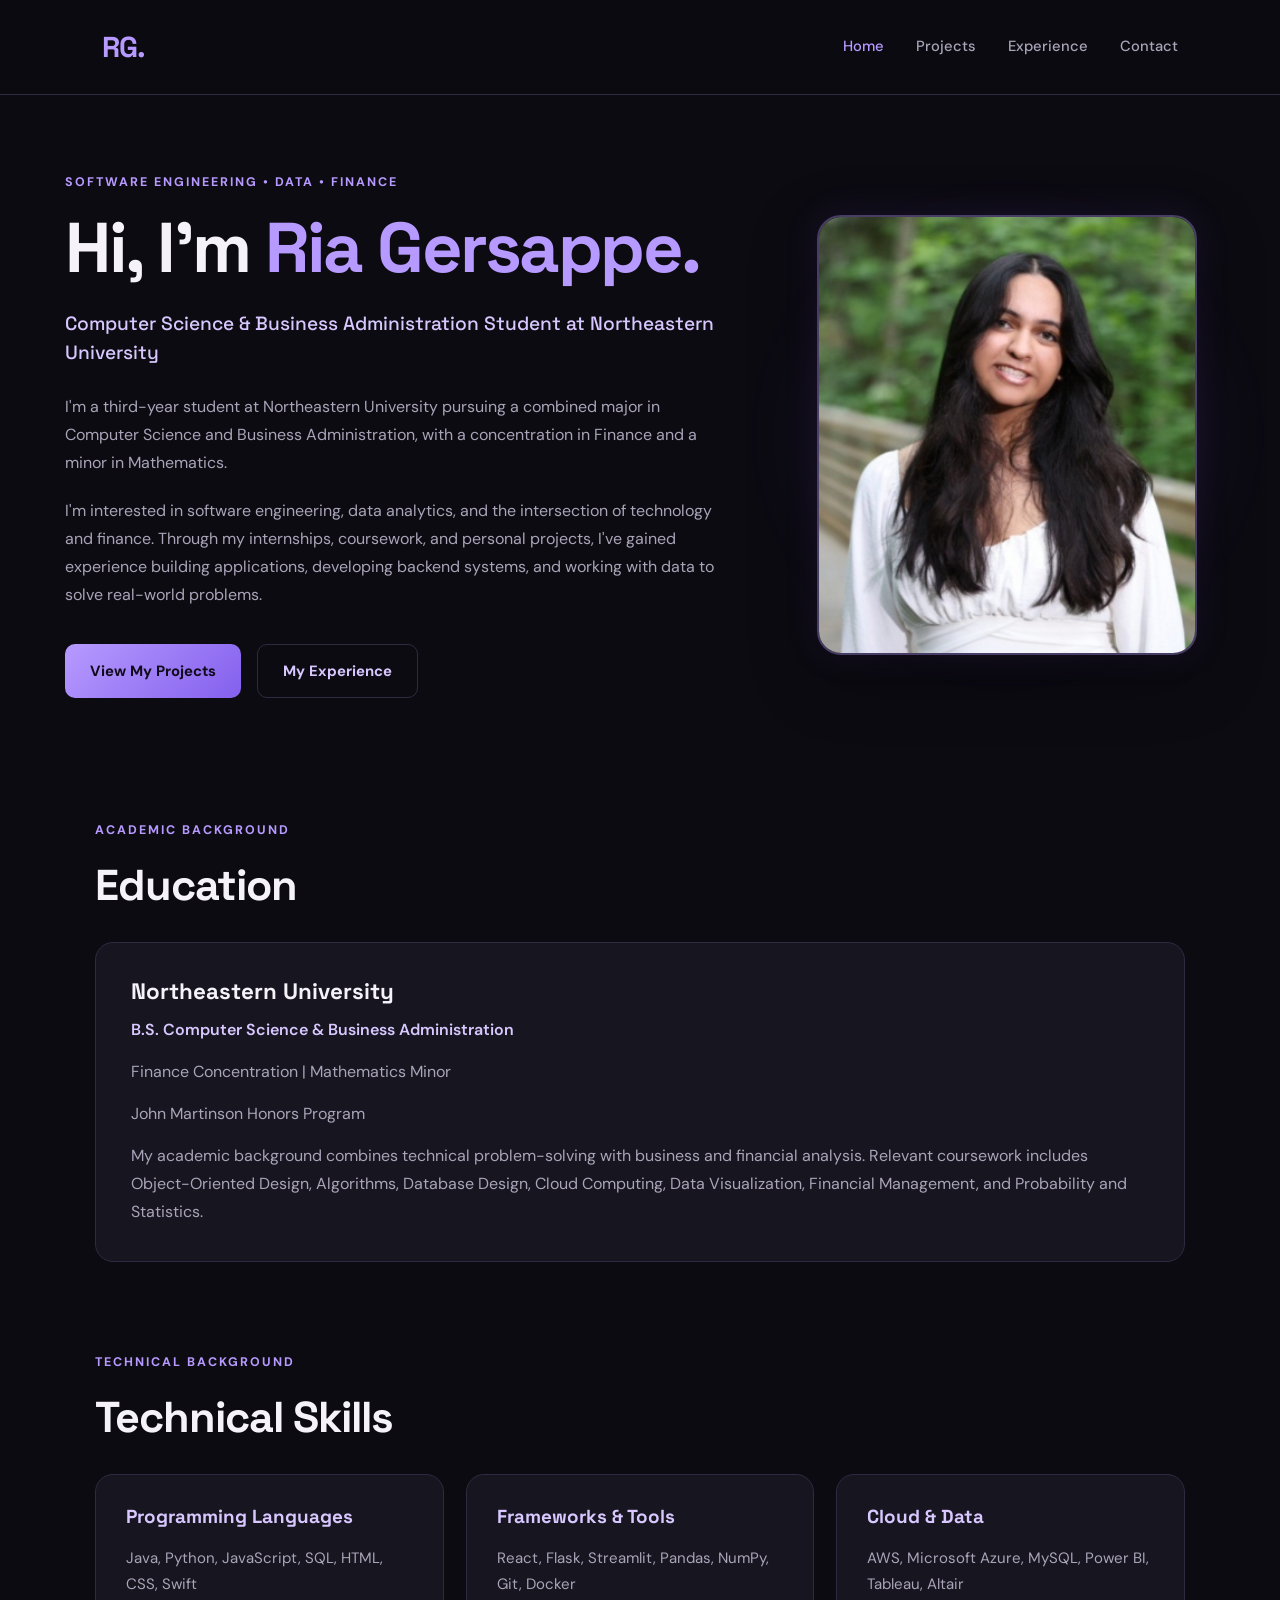
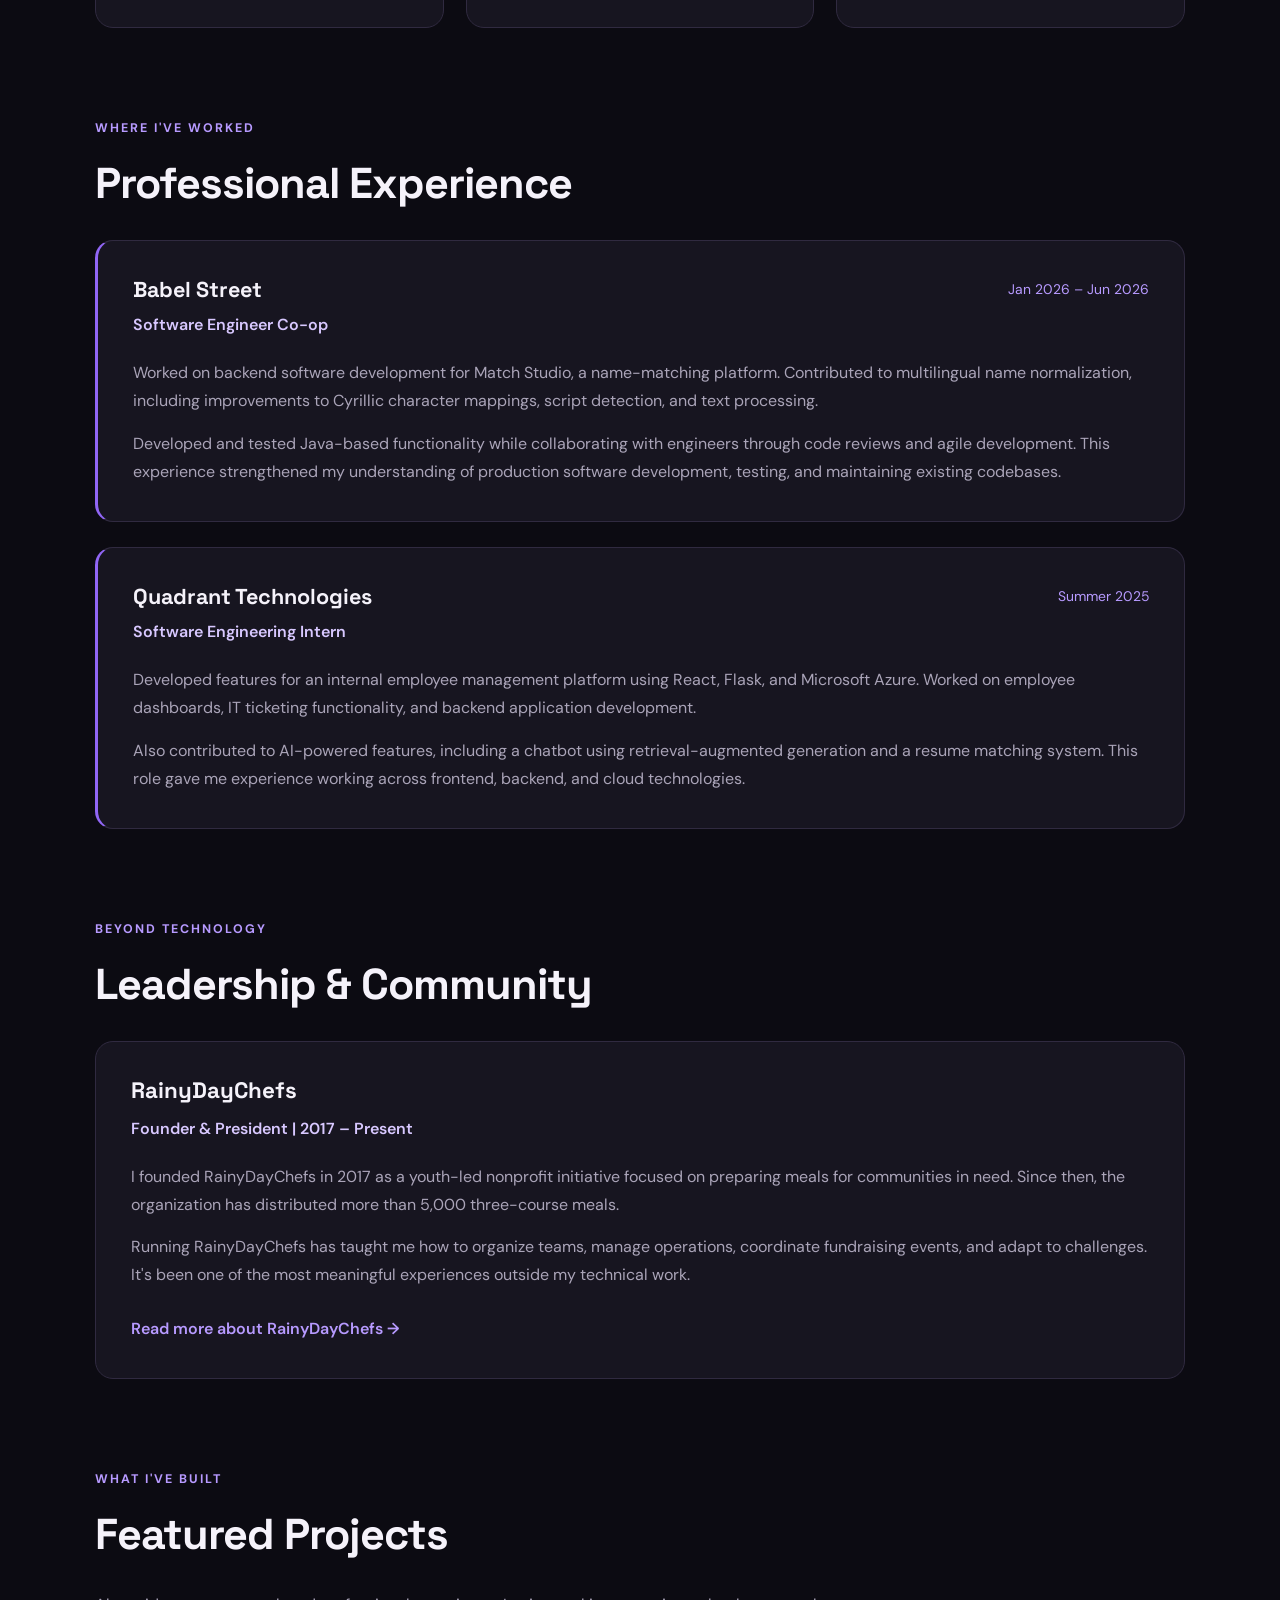
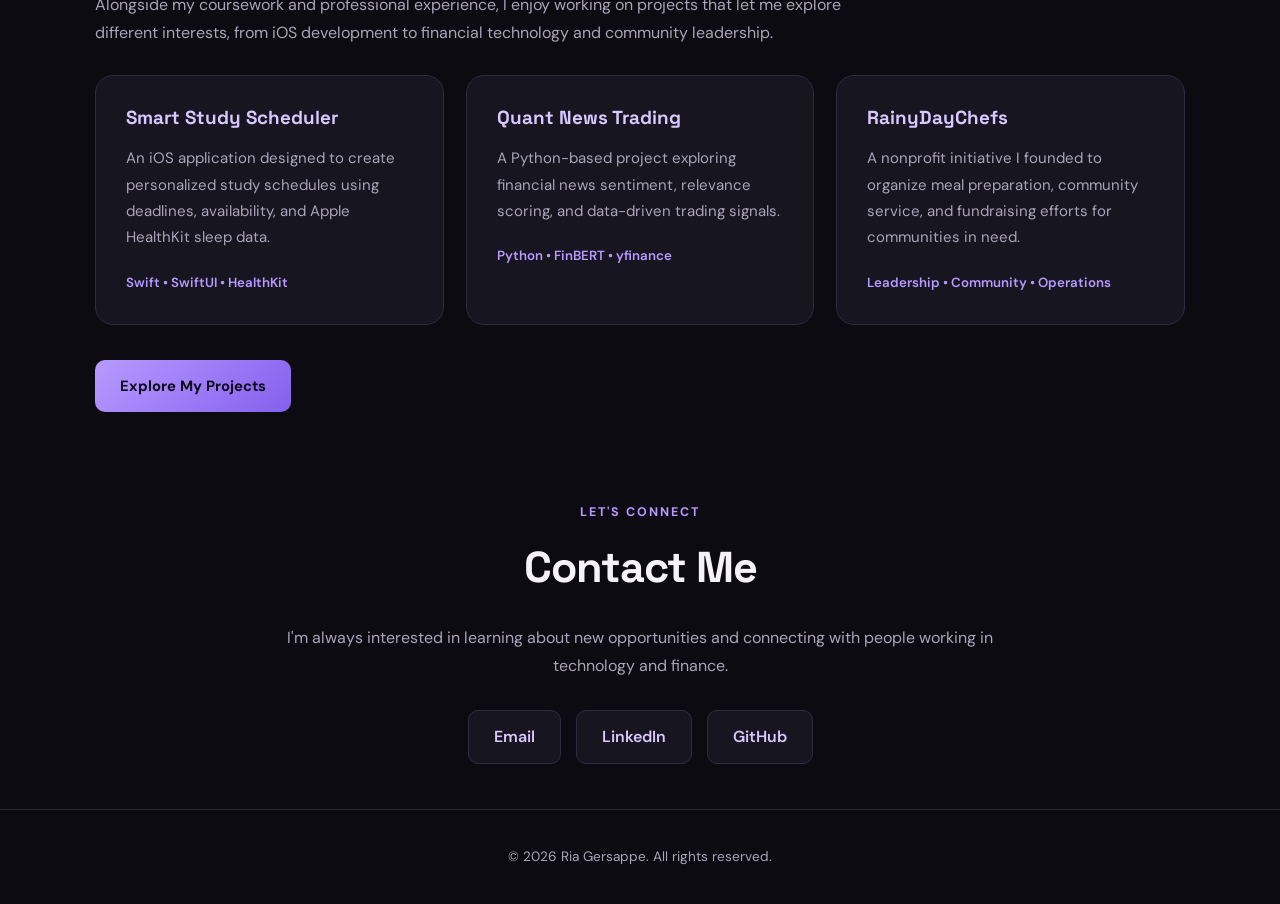
<file: index.html>
<!DOCTYPE html>
<html lang="en">
<head>
    <meta charset="UTF-8">
    <meta name="viewport" content="width=device-width, initial-scale=1.0">
    <title>Ria Gersappe | Portfolio</title>

    <link rel="stylesheet" href="style.css">

    <link href="https://fonts.googleapis.com/css2?family=DM+Sans:wght@400;500;600;700&family=Space+Grotesk:wght@400;500;600;700&display=swap" rel="stylesheet">
</head>

<body>

    <!-- NAVIGATION -->
    <nav class="navbar">
        <a href="index.html" class="logo">RG.</a>

        <div class="nav-links">
            <a href="index.html" class="active">Home</a>
            <a href="projects.html">Projects</a>
            <a href="#experience">Experience</a>
            <a href="#contact">Contact</a>
        </div>
    </nav>

    <main>

        <!-- HERO SECTION -->
        <section class="hero">

            <div class="hero-content">

                <p class="eyebrow">
                    SOFTWARE ENGINEERING • DATA • FINANCE
                </p>

                <h1>
                    Hi, I'm <span class="accent">Ria Gersappe.</span>
                </h1>

                <h2>
                    Computer Science & Business Administration
                    Student at Northeastern University
                </h2>

                <p class="hero-description">
                    I'm a third-year student at Northeastern
                    University pursuing a combined major in
                    Computer Science and Business Administration,
                    with a concentration in Finance and a minor
                    in Mathematics.
                </p>

                <p class="hero-description">
                    I'm interested in software engineering,
                    data analytics, and the intersection of
                    technology and finance. Through my internships,
                    coursework, and personal projects, I've gained
                    experience building applications, developing
                    backend systems, and working with data to
                    solve real-world problems.
                </p>

                <div class="hero-buttons">
                    <a href="projects.html" class="btn primary">
                        View My Projects
                    </a>

                    <a href="#experience" class="btn secondary">
                        My Experience
                    </a>
                </div>

            </div>

            <div class="hero-image">
                <img src="images/img1.png"
                     alt="Headshot of Ria Gersappe">
            </div>

        </section>


        <!-- EDUCATION -->
        <section id="education" class="section">

            <p class="section-label">ACADEMIC BACKGROUND</p>
            <h2>Education</h2>

            <div class="info-card">

                <h3>Northeastern University</h3>

                <p class="subtitle">
                    B.S. Computer Science & Business Administration
                </p>

                <p>
                    Finance Concentration | Mathematics Minor
                </p>

                <p>
                    John Martinson Honors Program
                </p>

                <p>
                    My academic background combines technical
                    problem-solving with business and financial
                    analysis. Relevant coursework includes
                    Object-Oriented Design, Algorithms,
                    Database Design, Cloud Computing,
                    Data Visualization, Financial Management,
                    and Probability and Statistics.
                </p>

            </div>

        </section>


        <!-- TECHNICAL SKILLS -->
        <section id="skills" class="section">

            <p class="section-label">TECHNICAL BACKGROUND</p>
            <h2>Technical Skills</h2>

            <div class="card-grid">

                <div class="interest-card">
                    <h3>Programming Languages</h3>
                    <p>
                        Java, Python, JavaScript,
                        SQL, HTML, CSS, Swift
                    </p>
                </div>

                <div class="interest-card">
                    <h3>Frameworks & Tools</h3>
                    <p>
                        React, Flask, Streamlit,
                        Pandas, NumPy, Git, Docker
                    </p>
                </div>

                <div class="interest-card">
                    <h3>Cloud & Data</h3>
                    <p>
                        AWS, Microsoft Azure,
                        MySQL, Power BI,
                        Tableau, Altair
                    </p>
                </div>

            </div>

        </section>


        <!-- PROFESSIONAL EXPERIENCE -->
        <section id="experience" class="section">

            <p class="section-label">WHERE I'VE WORKED</p>
            <h2>Professional Experience</h2>

            <div class="experience-container">

                <div class="experience-card">

                    <div class="experience-header">
                        <h3>Babel Street</h3>
                        <span>Jan 2026 – Jun 2026</span>
                    </div>

                    <p class="job-title">
                        Software Engineer Co-op
                    </p>

                    <p>
                        Worked on backend software development
                        for Match Studio, a name-matching platform.
                        Contributed to multilingual name
                        normalization, including improvements
                        to Cyrillic character mappings,
                        script detection, and text processing.
                    </p>

                    <p>
                        Developed and tested Java-based
                        functionality while collaborating
                        with engineers through code reviews
                        and agile development. This experience
                        strengthened my understanding of
                        production software development,
                        testing, and maintaining existing
                        codebases.
                    </p>

                </div>


                <div class="experience-card">

                    <div class="experience-header">
                        <h3>Quadrant Technologies</h3>
                        <span>Summer 2025</span>
                    </div>

                    <p class="job-title">
                        Software Engineering Intern
                    </p>

                    <p>
                        Developed features for an internal
                        employee management platform using
                        React, Flask, and Microsoft Azure.
                        Worked on employee dashboards,
                        IT ticketing functionality, and
                        backend application development.
                    </p>

                    <p>
                        Also contributed to AI-powered
                        features, including a chatbot
                        using retrieval-augmented generation
                        and a resume matching system.
                        This role gave me experience
                        working across frontend, backend,
                        and cloud technologies.
                    </p>

                </div>

            </div>

        </section>


        <!-- LEADERSHIP -->
        <section id="leadership" class="section">

            <p class="section-label">BEYOND TECHNOLOGY</p>
            <h2>Leadership & Community</h2>

            <div class="info-card">

                <h3>RainyDayChefs</h3>

                <p class="job-title">
                    Founder & President | 2017 – Present
                </p>

                <p>
                    I founded RainyDayChefs in 2017
                    as a youth-led nonprofit initiative
                    focused on preparing meals for
                    communities in need. Since then,
                    the organization has distributed
                    more than 5,000 three-course meals.
                </p>

                <p>
                    Running RainyDayChefs has taught
                    me how to organize teams, manage
                    operations, coordinate fundraising
                    events, and adapt to challenges.
                    It's been one of the most meaningful
                    experiences outside my technical work.
                </p>

                <a href="projects.html#rainydaychefs"
                   class="text-link">
                    Read more about RainyDayChefs →
                </a>

            </div>

        </section>


        <!-- FEATURED PROJECTS -->
        <section class="section">

            <p class="section-label">WHAT I'VE BUILT</p>
            <h2>Featured Projects</h2>

            <p>
                Alongside my coursework and professional
                experience, I enjoy working on projects
                that let me explore different interests,
                from iOS development to financial
                technology and community leadership.
            </p>

            <div class="card-grid">

                <div class="interest-card">

                    <h3>Smart Study Scheduler</h3>

                    <p>
                        An iOS application designed to
                        create personalized study schedules
                        using deadlines, availability,
                        and Apple HealthKit sleep data.
                    </p>

                    <p class="project-tech">
                        Swift • SwiftUI • HealthKit
                    </p>

                </div>

                <div class="interest-card">

                    <h3>Quant News Trading</h3>

                    <p>
                        A Python-based project exploring
                        financial news sentiment,
                        relevance scoring, and
                        data-driven trading signals.
                    </p>

                    <p class="project-tech">
                        Python • FinBERT • yfinance
                    </p>

                </div>

                <div class="interest-card">

                    <h3>RainyDayChefs</h3>

                    <p>
                        A nonprofit initiative I founded
                        to organize meal preparation,
                        community service, and fundraising
                        efforts for communities in need.
                    </p>

                    <p class="project-tech">
                        Leadership • Community • Operations
                    </p>

                </div>

            </div>

            <div class="section-button">
                <a href="projects.html" class="btn primary">
                    Explore My Projects
                </a>
            </div>

        </section>


        <!-- CONTACT -->
        <section id="contact" class="section contact">

            <p class="section-label">LET'S CONNECT</p>
            <h2>Contact Me</h2>

            <p>
                I'm always interested in learning
                about new opportunities and connecting
                with people working in technology
                and finance.
            </p>

            <div class="contact-links">

                <a href="mailto:riagersappe@gmail.com">
                    Email
                </a>

                <a href="https://www.linkedin.com/in/riagersappe"
                   target="_blank"
                   rel="noopener noreferrer">
                    LinkedIn
                </a>

                <a href="https://github.com/riagersappe"
                   target="_blank"
                   rel="noopener noreferrer">
                    GitHub
                </a>

            </div>

        </section>

    </main>

    <footer>
        <p>© 2026 Ria Gersappe. All rights reserved.</p>
    </footer>

</body>
</html>
</file>
<file: style.css>
/* Porfolio - CSS */

* {
    margin: 0;
    padding: 0;
    box-sizing: border-box;
}

:root {
    --background: #0c0b12;
    --surface: #171520;
    --surface-hover: #211d30;
    --border: #302a40;

    --text: #f5f2fa;
    --text-muted: #aaa4b8;

    --purple: #b79aff;
    --purple-dark: #9166f5;
    --purple-light: #d8c8ff;

    --gradient: linear-gradient(
        135deg,
        #b79aff,
        #8460ed
    );

    --radius: 18px;
}

html {
    scroll-behavior: smooth;
    scroll-padding-top: 100px;
}

body {
    font-family: "DM Sans", sans-serif;
    background: var(--background);
    color: var(--text);
    line-height: 1.75;
    overflow-x: hidden;
}

h1, h2, h3, h4 {
    font-family: "Space Grotesk", sans-serif;
    line-height: 1.25;
}

a {
    color: inherit;
    text-decoration: none;
}

img {
    max-width: 100%;
    display: block;
}

::selection {
    background: var(--purple-dark);
    color: white;
}

/* NAVIGATION */

.navbar {
    width: 100%;
    padding: 22px 8%;
    display: flex;
    justify-content: space-between;
    align-items: center;

    background: rgba(12, 11, 18, 0.92);
    backdrop-filter: blur(14px);

    position: sticky;
    top: 0;
    z-index: 100;

    border-bottom: 1px solid var(--border);
}

.logo {
    font-family: "Space Grotesk", sans-serif;
    font-size: 1.8rem;
    font-weight: 700;
    color: var(--purple);
    letter-spacing: -1px;
}

.nav-links {
    display: flex;
    gap: 32px;
    align-items: center;
}

.nav-links a {
    font-size: 0.92rem;
    color: var(--text-muted);
    font-weight: 500;
    transition: color 0.25s ease;
}

.nav-links a:hover,
.nav-links a.active {
    color: var(--purple);
}

/* MAIN CONTENT */

main {
    width: 100%;
}

.section {
    max-width: 1150px;
    margin: 0 auto;
    padding: 45px 30px;
}

.section-label,
.eyebrow {
    color: var(--purple);
    font-size: 0.78rem;
    font-weight: 700;
    letter-spacing: 2px;
    text-transform: uppercase;
    margin-bottom: 16px;
}

.section h2 {
    font-size: clamp(2rem, 4vw, 2.7rem);
    font-weight: 700;
    margin-bottom: 30px;
    letter-spacing: -1px;
}

.section > p:not(.section-label) {
    color: var(--text-muted);
    max-width: 760px;
    margin-bottom: 28px;
}

.accent {
    color: var(--purple);
}

/* HERO SECTION */

.hero {
    max-width: 1250px;
    min-height: 680px;
    margin: 0 auto;
    padding: 75px 50px;

    display: grid;
    grid-template-columns: 1.35fr 0.85fr;
    align-items: center;
    gap: 75px;
}

.hero-content h1 {
    font-size: clamp(3rem, 5.5vw, 5rem);
    letter-spacing: -2.5px;
    margin-bottom: 22px;
    line-height: 1.1;
}

.hero-content h2 {
    font-size: 1.2rem;
    font-weight: 500;
    color: var(--purple-light);
    margin-bottom: 26px;
    line-height: 1.5;
}

.hero-description {
    color: var(--text-muted);
    font-size: 1rem;
    margin-bottom: 20px;
    max-width: 680px;
}

.hero-buttons {
    display: flex;
    flex-wrap: wrap;
    gap: 16px;
    margin-top: 35px;
}

/* Headshot */

.hero-image {
    position: relative;
    display: flex;
    justify-content: center;
    align-items: center;
}

.hero-image::before {
    content: "";
    position: absolute;
    width: 110%;
    height: 110%;

    background: radial-gradient(
        circle,
        rgba(151, 102, 245, 0.25),
        transparent 70%
    );

    filter: blur(25px);
    z-index: -1;
}

.hero-image img {
    width: 100%;
    max-width: 380px;
    height: 440px;

    object-fit: cover;
    object-position: center;

    border-radius: 24px;
    border: 2px solid rgba(183, 154, 255, 0.35);

    box-shadow:
        0 20px 65px rgba(0, 0, 0, 0.4),
        0 0 35px rgba(145, 102, 245, 0.12);

    transition: transform 0.3s ease;
}

.hero-image img:hover {
    transform: translateY(-6px);
}

/* BUTTONS */

.btn {
    display: inline-flex;
    align-items: center;
    justify-content: center;

    padding: 13px 25px;
    border-radius: 10px;

    font-family: "DM Sans", sans-serif;
    font-size: 0.93rem;
    font-weight: 700;

    transition:
        transform 0.25s ease,
        background 0.25s ease,
        box-shadow 0.25s ease;
}

.btn:hover {
    transform: translateY(-3px);
}

.btn.primary {
    background: var(--gradient);
    color: #100b1b;
}

.btn.primary:hover {
    box-shadow: 0 8px 28px rgba(145, 102, 245, 0.3);
}

.btn.secondary {
    background: transparent;
    color: var(--purple-light);
    border: 1px solid var(--border);
}

.btn.secondary:hover {
    background: var(--surface-hover);
    border-color: var(--purple);
}

.text-link {
    display: inline-block;
    color: var(--purple);
    font-weight: 600;
    margin-top: 12px;
}

.text-link:hover {
    color: var(--purple-light);
}

/* CARDS */

.info-card,
.interest-card,
.experience-card,
.project-details {
    background: var(--surface);
    border: 1px solid var(--border);
    border-radius: var(--radius);
}

.info-card {
    padding: 35px;
}

.info-card h3 {
    font-size: 1.4rem;
    margin-bottom: 10px;
}

.info-card p {
    color: var(--text-muted);
    margin-bottom: 14px;
}

.info-card p:last-child {
    margin-bottom: 0;
}

.subtitle {
    color: var(--purple-light) !important;
    font-weight: 600;
}

/* SKILLS / FEATURED PROJECTS */

.card-grid {
    display: grid;
    grid-template-columns: repeat(3, minmax(0, 1fr));
    gap: 22px;
}

.interest-card {
    padding: 30px;
    transition:
        transform 0.3s ease,
        border-color 0.3s ease,
        background 0.3s ease;
}

.interest-card:hover {
    transform: translateY(-5px);
    border-color: var(--purple-dark);
    background: var(--surface-hover);
}

.interest-card h3 {
    font-size: 1.18rem;
    color: var(--purple-light);
    margin-bottom: 16px;
}

.interest-card p {
    font-size: 0.94rem;
    color: var(--text-muted);
}

.project-tech {
    color: var(--purple) !important;
    font-size: 0.83rem !important;
    font-weight: 600;
    margin-top: 20px;
}

.section-button {
    margin-top: 35px;
}

/* PROFESSIONAL EXPERIENCE */

.experience-container {
    display: flex;
    flex-direction: column;
    gap: 25px;
}

.experience-card {
    padding: 35px;
    border-left: 3px solid var(--purple-dark);
    transition: background 0.25s ease;
}

.experience-card:hover {
    background: var(--surface-hover);
}

.experience-header {
    display: flex;
    justify-content: space-between;
    align-items: center;
    gap: 20px;
    margin-bottom: 8px;
}

.experience-header h3 {
    font-size: 1.35rem;
}

.experience-header span {
    font-size: 0.87rem;
    color: var(--purple);
    white-space: nowrap;
}

.job-title {
    color: var(--purple-light) !important;
    font-weight: 600;
    margin-bottom: 20px !important;
}

.experience-card > p:not(.job-title) {
    color: var(--text-muted);
    margin-bottom: 15px;
}

.experience-card > p:last-child {
    margin-bottom: 0;
}

/* PROJECTS PAGE HEADER */

.page-header {
    max-width: 1150px;
    margin: 0 auto;
    padding: 75px 30px 40px;
}

.page-header h1 {
    font-size: clamp(3rem, 6vw, 5rem);
    letter-spacing: -2px;
    margin-bottom: 25px;
}

.page-header .hero-description {
    max-width: 800px;
    font-size: 1.05rem;
}

/* PROJECT DETAILS */

.project-section {
    padding-top: 35px;
    padding-bottom: 35px;
}

.project-section h2 {
    margin-bottom: 12px;
}

.project-subtitle {
    font-size: 1.1rem;
    color: var(--text-muted);
    margin-bottom: 22px;
}

.tech-tags {
    display: flex;
    flex-wrap: wrap;
    gap: 10px;
    margin: 25px 0 32px;
}

.tech-tags span {
    padding: 7px 15px;
    border-radius: 30px;

    background: rgba(145, 102, 245, 0.12);
    color: var(--purple-light);
    border: 1px solid rgba(183, 154, 255, 0.22);

    font-size: 0.82rem;
    font-weight: 600;
}

.project-details {
    padding: 40px;
}

.project-details h3 {
    font-size: 1.3rem;
    color: var(--purple-light);
    margin-top: 32px;
    margin-bottom: 15px;
}

.project-details h3:first-child {
    margin-top: 0;
}

.project-details p {
    color: var(--text-muted);
    margin-bottom: 18px;
}

.project-list {
    padding-left: 25px;
    margin-bottom: 25px;
}

.project-list li {
    color: var(--text-muted);
    padding-left: 5px;
    margin-bottom: 10px;
}

.project-list li::marker {
    color: var(--purple);
}

/* RAINYDAYCHEFS IMAGE — PAGE 2 */

.rdc-image {
    width: 100%;
    max-height: 480px;
    overflow: hidden;

    border-radius: 14px;
    border: 1px solid var(--border);

    margin-bottom: 35px;
}

.rdc-image img {
    width: 100%;
    max-height: 480px;
    object-fit: cover;
    object-position: center;
    transition: transform 0.4s ease;
}

.rdc-image:hover img {
    transform: scale(1.03);
}

/* D3 VISUALIZATION SECTION */

.visualization-section {
    padding-top: 45px;
    padding-bottom: 45px;
}

/* Allow visualization intro to use full width */
.visualization-section > p:not(.section-label) {
    max-width: 100%;
    line-height: 1.7;
}

#d3-chart {
    position: relative;
    width: 100%;
    min-height: 350px;
    margin-top: 30px;

    background: var(--surface);
    border: 1px solid var(--border);
    border-radius: var(--radius);

    padding: 25px;
    overflow-x: auto;
}

.chart-heading {
    font-size: 1.4rem;
    color: var(--text);
    margin-bottom: 12px;
}

.chart-description {
    color: var(--text-muted);
    font-size: 0.95rem;
    line-height: 1.7;
    max-width: 100%;
    margin-bottom: 25px;
}

.chart-controls {
    display: flex;
    flex-wrap: wrap;
    gap: 10px;
    margin-bottom: 25px;
}

.chart-filter {
    background: #211d30;
    color: #d8c8ff;
    border: 1px solid #403454;
    border-radius: 9px;
    padding: 9px 18px;
    cursor: pointer;
    font-family: "DM Sans", sans-serif;
    font-weight: 600;
    transition: all 0.2s ease;
}

.chart-filter:hover {
    border-color: var(--purple);
}

.chart-filter.active {
    background: #a78bfa;
    color: #100b1b;
    border-color: #a78bfa;
}

/* D3 SVG */

#d3-chart svg {
    width: 100%;
    height: auto;
    display: block;
    overflow: visible;
}

.chart-axis text {
    fill: #c9c2d6;
    font-size: 12px;
    font-family: "DM Sans", sans-serif;
}

.chart-axis path,
.chart-axis line {
    stroke: #504660;
}

.axis-title {
    fill: var(--text-muted);
    font-size: 12px;
}

.skill-bar {
    fill: #a78bfa;
    cursor: pointer;
}

.bar-value {
    fill: var(--text);
    font-size: 13px;
    font-weight: 700;
}

/* Tooltip */

.chart-tooltip {
    position: absolute;
    z-index: 20;
    width: 220px;
    padding: 14px 17px;

    background: #292238;
    color: var(--text);
    border: 1px solid #a78bfa;
    border-radius: 12px;

    font-size: 0.85rem;
    line-height: 1.6;
    pointer-events: none;

    box-shadow: 0 10px 30px rgba(0,0,0,0.4);
}

.chart-tooltip strong {
    color: var(--purple-light);
    font-size: 1rem;
}

.chart-tooltip p {
    margin-top: 8px;
    color: #ddd5e9;
}

/* CONTACT */

.contact {
    text-align: center;
}

.contact > p {
    margin-left: auto;
    margin-right: auto;
}

.contact-links {
    display: flex;
    justify-content: center;
    flex-wrap: wrap;
    gap: 15px;
    margin-top: 30px;
}

.contact-links a {
    padding: 12px 25px;
    border-radius: 10px;

    background: var(--surface);
    border: 1px solid var(--border);

    color: var(--purple-light);
    font-weight: 600;

    transition:
        background 0.25s ease,
        transform 0.25s ease;
}

.contact-links a:hover {
    background: var(--surface-hover);
    transform: translateY(-3px);
}

/* FOOTER */

footer {
    padding: 35px 20px;
    text-align: center;
    border-top: 1px solid var(--border);
}

footer p {
    font-size: 0.85rem;
    color: var(--text-muted);
}

/* RESPONSIVE DESIGN */

@media (max-width: 950px) {

    .hero {
        grid-template-columns: 1fr;
        text-align: center;
        padding: 60px 30px;
        gap: 45px;
    }

    .hero-content {
        order: 2;
    }

    .hero-image {
        order: 1;
    }

    .hero-description {
        margin-left: auto;
        margin-right: auto;
    }

    .hero-buttons {
        justify-content: center;
    }

    .hero-image img {
        max-width: 300px;
        height: 350px;
    }

    .card-grid {
        grid-template-columns: repeat(2, minmax(0, 1fr));
    }
}

@media (max-width: 600px) {

    .navbar {
        padding: 18px 20px;
        flex-wrap: wrap;
        gap: 15px;
    }

    .nav-links {
        gap: 16px;
        flex-wrap: wrap;
    }

    .nav-links a {
        font-size: 0.82rem;
    }

    .hero {
        padding: 45px 20px;
    }

    .hero-content h1 {
        font-size: 2.7rem;
    }

    .section {
        padding: 35px 20px;
    }

    .card-grid {
        grid-template-columns: 1fr;
    }

    .info-card,
    .experience-card,
    .project-details {
        padding: 25px;
    }

    .experience-header {
        flex-direction: column;
        align-items: flex-start;
        gap: 5px;
    }

    .page-header {
        padding: 55px 20px 30px;
    }

    .page-header h1 {
        font-size: 2.8rem;
    }

    .project-section {
        padding-top: 30px;
        padding-bottom: 30px;
    }

    .hero-buttons {
        flex-direction: column;
    }

    .btn {
        width: 100%;
    }

    #d3-chart {
        padding: 15px;
    }

    .chart-controls {
        gap: 7px;
    }

    .chart-filter {
        padding: 7px 11px;
        font-size: 0.8rem;
    }
}

/* ACCESSIBILITY */

@media (prefers-reduced-motion: reduce) {

    html {
        scroll-behavior: auto;
    }

    *,
    *::before,
    *::after {
        transition-duration: 0.01ms !important;
        animation-duration: 0.01ms !important;
    }
}
</file>
